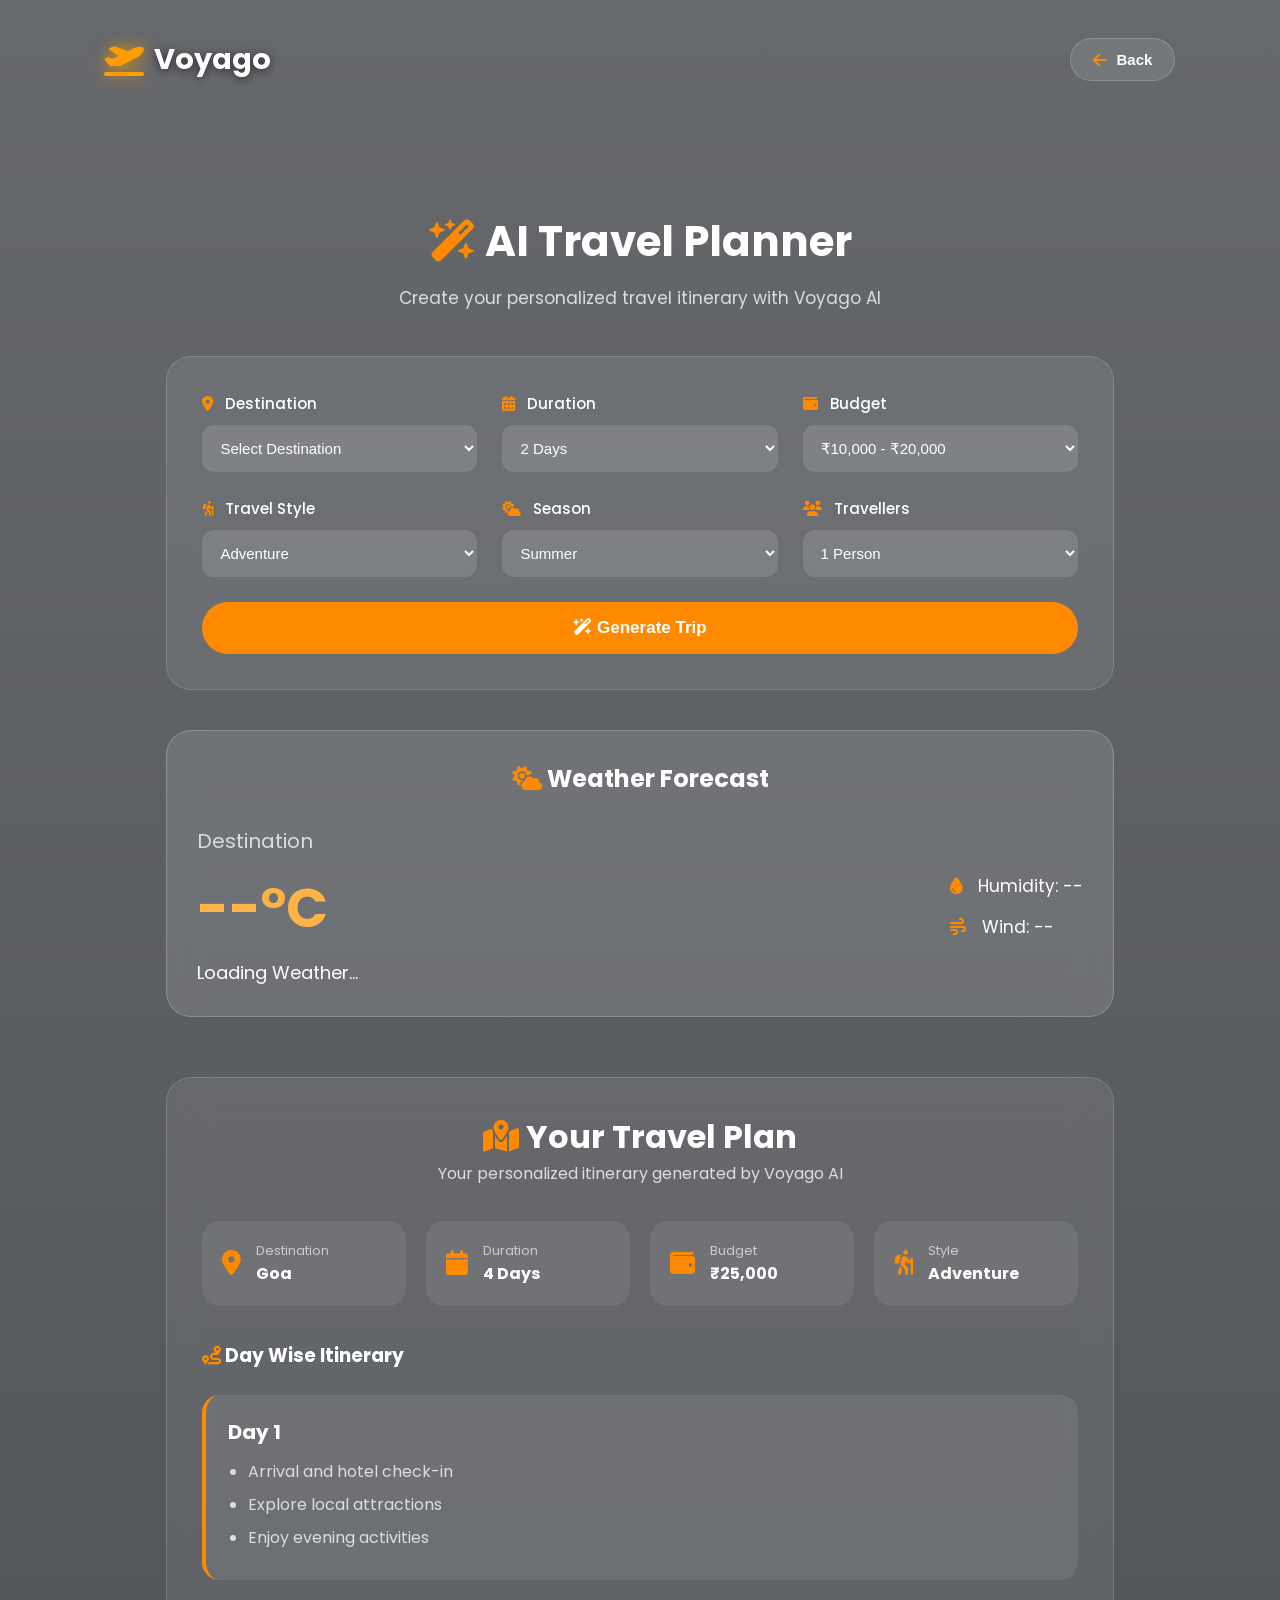
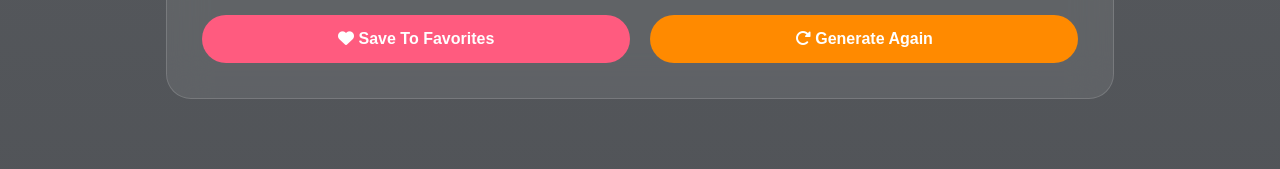
<file: frontend/generate.html>
<!DOCTYPE html>
<html lang="en">

<head>

    <meta charset="UTF-8">
    <meta name="viewport" content="width=device-width, initial-scale=1.0">

    <title>AI Travel Planner | Voyago</title>

    <link rel="stylesheet" href="style.css">

    <!-- Google Font -->
    <link rel="preconnect" href="https://fonts.googleapis.com">
    <link rel="preconnect" href="https://fonts.gstatic.com" crossorigin>

    <link href="https://fonts.googleapis.com/css2?family=Poppins:wght@300;400;500;600;700&display=swap"
        rel="stylesheet">

    <!-- Font Awesome -->
    <link rel="stylesheet"
        href="https://cdnjs.cloudflare.com/ajax/libs/font-awesome/6.6.0/css/all.min.css">

</head>


<body class="generate-page">


<!-- ================= NAVBAR ================= -->

<header class="header">

    <nav class="navbar profile-nav">

        <a href="index.html" class="logo">

            <i class="fa-solid fa-plane-departure"></i>

            <span>Voyago</span>

        </a>

        <button class="back-home-btn" id="backBtn">
    <i class="fa-solid fa-arrow-left"></i>
    Back
</button>

    </nav>

</header>




<!-- ================= MAIN ================= -->


<section class="generate-container">


    <div class="generate-title">

        <h1>
            <i class="fa-solid fa-wand-magic-sparkles"></i>
            AI Travel Planner
        </h1>


        <p>
            Create your personalized travel itinerary with Voyago AI
        </p>


    </div>



    <!-- ================= PLANNER FORM ================= -->


    <div class="planner-box">


        <div class="input-group">

            <label>
                <i class="fa-solid fa-location-dot"></i>
                Destination
            </label>


            <select id="destination">

                <option value="">
                    Select Destination
                </option>

                <option value="Goa">
                    Goa
                </option>

                <option value="Manali">
                    Manali
                </option>

                <option value="Jaipur">
                    Jaipur
                </option>

                <option value="Kerala">
                    Kerala
                </option>

                <option value="Dubai">
                    Dubai
                </option>

                <option value="Paris">
                    Paris
                </option>


            </select>


        </div>




        <div class="input-group">


            <label>

                <i class="fa-solid fa-calendar-days"></i>

                Duration

            </label>


            <select id="duration">


                <option value="2 Days">
                    2 Days
                </option>


                <option value="4 Days">
                    4 Days
                </option>


                <option value="7 Days">
                    7 Days
                </option>


                <option value="10 Days">
                    10 Days
                </option>


            </select>


        </div>





        <div class="input-group">


            <label>

                <i class="fa-solid fa-wallet"></i>

                Budget

            </label>


            <select id="budget">


                <option value="₹10,000 - ₹20,000">
                    ₹10,000 - ₹20,000
                </option>


                <option value="₹20,000 - ₹50,000">
                    ₹20,000 - ₹50,000
                </option>


                <option value="₹50,000+">
                    ₹50,000+
                </option>


            </select>


        </div>





        <div class="input-group">


            <label>

                <i class="fa-solid fa-person-hiking"></i>

                Travel Style

            </label>


            <select id="style">


                <option value="Adventure">
                    Adventure
                </option>


                <option value="Luxury">
                    Luxury
                </option>


                <option value="Family">
                    Family
                </option>


                <option value="Solo">
                    Solo
                </option>


                <option value="Backpacking">
                    Backpacking
                </option>


            </select>


        </div>





        <div class="input-group">


            <label>

                <i class="fa-solid fa-cloud-sun"></i>

                Season

            </label>


            <select id="season">


                <option value="Summer">
                    Summer
                </option>


                <option value="Winter">
                    Winter
                </option>


                <option value="Monsoon">
                    Monsoon
                </option>


                <option value="Spring">
                    Spring
                </option>


            </select>


        </div>




        <div class="input-group">


            <label>

                <i class="fa-solid fa-users"></i>

                Travellers

            </label>


            <select id="travellers">


                <option value="1">
                    1 Person
                </option>


                <option value="2">
                    2 People
                </option>


                <option value="4">
                    4 People
                </option>


                <option value="6">
                    6 People
                </option>


            </select>


        </div>



        <button class="generate-btn" id="generateBtn">


            <i class="fa-solid fa-wand-magic-sparkles"></i>

            Generate Trip


        </button>



    </div>

    <!-- =========================
        WEATHER SECTION
========================= -->

<div class="weather-box" id="weatherBox">


    <h2>
        <i class="fa-solid fa-cloud-sun"></i>
        Weather Forecast
    </h2>


    <div class="weather-content">


        <div>
            <p class="weather-city" id="weatherCity">
                Destination
            </p>


            <h1 id="temperature">
                --°C
            </h1>


            <p id="weatherCondition">
                Loading weather...
            </p>

        </div>




        <div class="weather-details">


            <p>
                <i class="fa-solid fa-droplet"></i>
                Humidity:
                <span id="humidity">
                    --
                </span>
            </p>



            <p>
                <i class="fa-solid fa-wind"></i>
                Wind:
                <span id="wind">
                    --
                </span>
            </p>



        </div>


    </div>


</div>

        <!-- ================= GENERATED ITINERARY ================= -->

    <section class="itinerary-section" id="itinerarySection">


        <div class="itinerary-header">


            <h2>

                <i class="fa-solid fa-map-location-dot"></i>

                Your Travel Plan

            </h2>


            <p>

                Your personalized itinerary generated by Voyago AI

            </p>


        </div>





        <!-- Trip Summary Card -->


        <div class="trip-summary">


            <div class="summary-item">

                <i class="fa-solid fa-location-dot"></i>

                <div>

                    <span>Destination</span>

                    <strong id="tripDestination">
                        Goa
                    </strong>

                </div>

            </div>





            <div class="summary-item">

                <i class="fa-solid fa-calendar"></i>

                <div>

                    <span>Duration</span>

                    <strong id="tripDuration">
                        4 Days
                    </strong>

                </div>

            </div>





            <div class="summary-item">

                <i class="fa-solid fa-wallet"></i>

                <div>

                    <span>Budget</span>

                    <strong id="tripBudget">
                        ₹25,000
                    </strong>

                </div>

            </div>





            <div class="summary-item">

                <i class="fa-solid fa-person-hiking"></i>

                <div>

                    <span>Style</span>

                    <strong id="tripStyle">
                        Adventure
                    </strong>

                </div>

            </div>



        </div>







        <!-- Day Wise Itinerary -->


        <div class="day-plan">


            <h3>

                <i class="fa-solid fa-route"></i>

                Day Wise Itinerary

            </h3>



            <div id="dayContainer">


                <!-- Javascript will add days here -->


                <div class="day-card">


                    <h4>
                        Day 1
                    </h4>


                    <ul>

                        <li>
                            Arrival and hotel check-in
                        </li>

                        <li>
                            Explore local attractions
                        </li>

                        <li>
                            Enjoy evening activities
                        </li>

                    </ul>


                </div>



            </div>



        </div>







        <!-- Action Buttons -->


        <div class="trip-actions">


            <button class="save-trip-btn" id="saveTripBtn">


                <i class="fa-solid fa-heart"></i>

                Save To Favorites


            </button>





            <button class="again-btn" id="againBtn">


                <i class="fa-solid fa-rotate-right"></i>

                Generate Again


            </button>



        </div>



    </section>






</section>





<!-- ================= JAVASCRIPT ================= -->


<script>

// ===============================
// ELEMENTS
// ===============================

const generateBtn = document.getElementById("generateBtn");

const saveTripBtn = document.getElementById("saveTripBtn");

const againBtn = document.getElementById("againBtn");



let currentTrip = null;



// ===============================
// GENERATE TRIP
// ===============================


generateBtn.addEventListener("click", function(){


    const destination =
    document.getElementById("destination").value;


    const duration =
    document.getElementById("duration").value;


    const budget =
    document.getElementById("budget").value;


    const style =
    document.getElementById("style").value;


    const season =
    document.getElementById("season").value;


    const travellers =
    document.getElementById("travellers").value;



    if(destination === ""){

        alert("Please select a destination");
        return;

    }



    currentTrip = {


        id: Date.now(),

        destination: destination,

        days: duration,

        budget: budget,

        style: style,

        season: season,

        travellers: travellers,


        itinerary: generateItinerary(destination,style)

    };


// ===============================
// SAVE TO MY TRIPS HISTORY
// ===============================
const currentUser = JSON.parse(localStorage.getItem("loggedInUser"));

if (!currentUser) {
    alert("Please login first.");
    window.location.href = "login.html";
    return;
}

const tripKey = `generatedTrips_${currentUser.email}`;

let generatedTrips =
JSON.parse(localStorage.getItem(tripKey)) || [];

generatedTrips.push(currentTrip);

localStorage.setItem(
    tripKey,
    JSON.stringify(generatedTrips)
);

displayTrip(currentTrip);

// Update weather immediately
getWeather(destination);


});




// ===============================
// ITINERARY GENERATOR
// ===============================


function generateItinerary(destination,style){


    return [

        "Day 1 - Arrival at " + destination + " and explore nearby attractions",

        "Day 2 - Enjoy famous places and local experiences",

        "Day 3 - Adventure activities based on " + style + " travel style",

        "Day 4 - Shopping, food exploration and departure"

    ];


}





// ===============================
// DISPLAY TRIP
// ===============================


function displayTrip(trip){


    document.getElementById("tripDestination").textContent =
    trip.destination;


    document.getElementById("tripDuration").textContent =
    trip.days;


    document.getElementById("tripBudget").textContent =
    trip.budget;


    document.getElementById("tripStyle").textContent =
    trip.style;



    const container =
    document.getElementById("dayContainer");


    container.innerHTML = "";



    trip.itinerary.forEach((day,index)=>{


        const card = document.createElement("div");


        card.className="day-card";


        card.innerHTML = `

            <h4>
                Day ${index+1}
            </h4>

            <ul>

                <li>
                    ${day}
                </li>

            </ul>

        `;


        container.appendChild(card);



    });



    document.getElementById("itinerarySection")
    .scrollIntoView({

        behavior:"smooth"

    });



}





// ===============================
// SAVE TO FAVORITES
// ===============================
// ===============================
// SAVE TO FAVORITES
// ===============================

saveTripBtn.addEventListener("click", function () {

    if (!currentTrip) {

        alert("Generate a trip first!");
        return;

    }

    const currentUser = JSON.parse(localStorage.getItem("loggedInUser"));

    if (!currentUser) {

        alert("Please login first.");
        window.location.href = "login.html";
        return;

    }

    const favoriteKey = `favorites_${currentUser.email}`;

    let favorites =
        JSON.parse(localStorage.getItem(favoriteKey)) || [];

    const alreadySaved =
        favorites.some(item =>
            item.destination === currentTrip.destination &&
            item.days === currentTrip.days
        );

    if (alreadySaved) {

        alert("This trip is already saved!");
        return;

    }

    favorites.push(currentTrip);

    localStorage.setItem(
        favoriteKey,
        JSON.stringify(favorites)
    );

    alert("❤️ Trip saved to Favorites!");

});

// ===============================
// GENERATE AGAIN
// ===============================


againBtn.addEventListener("click",function(){


    window.scrollTo({

        top:0,

        behavior:"smooth"

    });


});

const backBtn = document.getElementById("backBtn");

if(backBtn){

    backBtn.addEventListener("click",()=>{

        if(history.length > 1){

            history.back();

        }else{

            window.location.href = "index.html";

        }

    });

}


</script>

<script src="weather.js"></script>

</body>

</html>
</file>
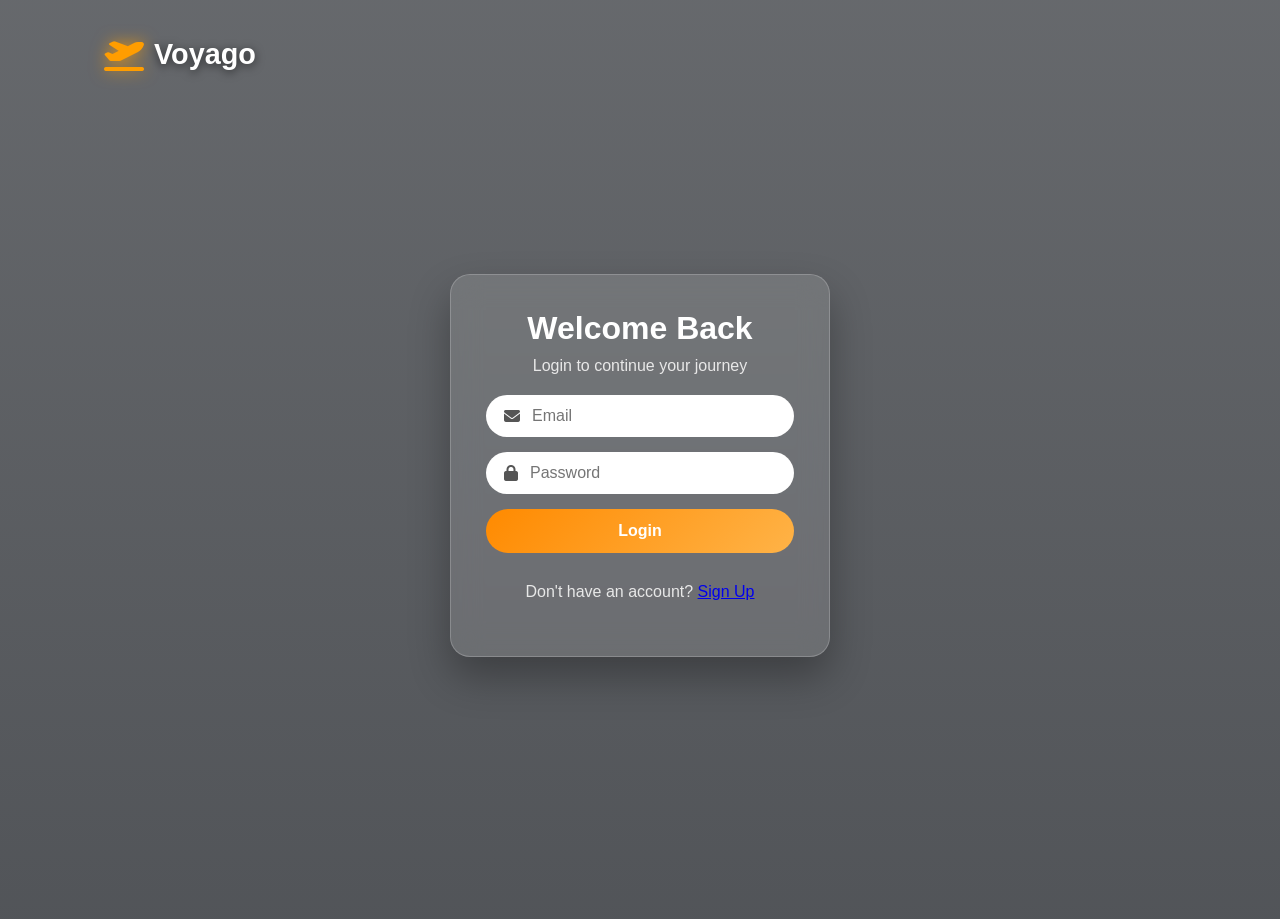
<file: frontend/login.html>
<!DOCTYPE html>
<html lang="en">

<head>
    <meta charset="UTF-8">
    <meta name="viewport" content="width=device-width, initial-scale=1.0">
    <title>Login - Voyago</title>

    <link rel="stylesheet" href="style.css">

    <link rel="stylesheet" href="https://cdnjs.cloudflare.com/ajax/libs/font-awesome/6.5.0/css/all.min.css">

</head>


<body>


    <!-- NAVBAR ONLY LOGO -->

    <nav class="navbar profile-nav">

        <a href="index.html" class="logo">

            <i class="fa-solid fa-plane-departure"></i>

            <span>Voyago</span>

        </a>

    </nav>



    <!-- LOGIN BOX -->

    <section class="auth-section">


        <div class="auth-box">


            <h2>Welcome Back</h2>

            <p>Login to continue your journey</p>



            <form id="loginForm">


                <div class="input-box">

                    <i class="fa-solid fa-envelope"></i>

                   <input 
    type="email" 
    id="loginEmail"
    placeholder="Email" 
    required>

                </div>



                <div class="input-box">

                    <i class="fa-solid fa-lock"></i>

                   <input 
    type="password" 
    id="loginPassword"
    placeholder="Password" 
    required>

                </div>



                <button class="auth-submit">

                    Login

                </button>



                <p>
                    Don't have an account?
                    <a href="signup.html">Sign Up</a>
                </p>


            </form>


        </div>


    </section>

<script src="script.js"></script>
</body>

</html>̥
</file>
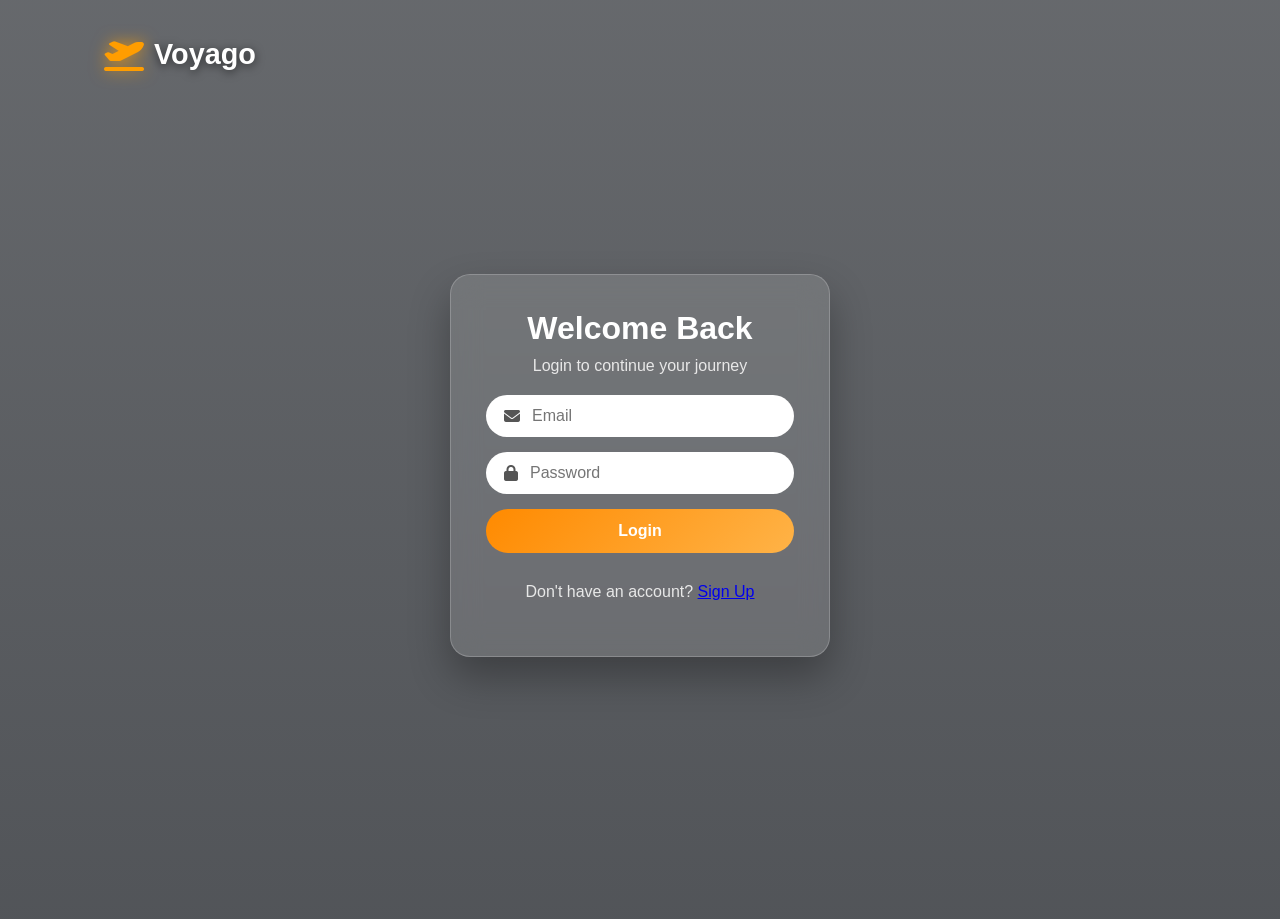
<file: frontend/myprofile.html>
<!DOCTYPE html>
<html lang="en">
<head>
    <meta charset="UTF-8">
    <meta name="viewport" content="width=device-width, initial-scale=1.0">
    <title>My Profile | Voyago</title>

    <link rel="stylesheet" href="style.css">

    <!-- Google Font -->
    <link rel="preconnect" href="https://fonts.googleapis.com">
    <link rel="preconnect" href="https://fonts.gstatic.com" crossorigin>
    <link href="https://fonts.googleapis.com/css2?family=Poppins:wght@300;400;500;600;700&display=swap" rel="stylesheet">

    <!-- Font Awesome -->
    <link rel="stylesheet"
        href="https://cdnjs.cloudflare.com/ajax/libs/font-awesome/6.6.0/css/all.min.css">
</head>

<body class="mp-page">

    <!-- Navbar -->

    <header class="header">

        <nav class="navbar profile-nav">

            <a href="index.html" class="logo">
                <i class="fa-solid fa-plane-departure"></i>
                <span>Voyago</span>
            </a>

            <button class="back-home-btn" id="backBtn">
    <i class="fa-solid fa-arrow-left"></i>
    Back
</button>

        </nav>

    </header>

    <div class="mp-container">

        <!-- Profile Card -->

        <div class="mp-profile-card">

            <div class="mp-avatar">
                <i class="fa-solid fa-user"></i>
            </div>

            <div class="mp-info">

                <h1 id="name">Loading...</h1>

                <p>
                    <i class="fa-solid fa-user"></i>
                    <span id="username">@username</span>
                </p>

                <p>
                    <i class="fa-solid fa-envelope"></i>
                    <span id="email">email@gmail.com</span>
                </p>

                <p>
                    <i class="fa-solid fa-phone"></i>
                    <span id="phone">9876543210</span>
                </p>

                <span class="mp-badge">
                    Premium Traveller
                </span>

            </div>

        </div>

        <!-- Details -->

        <div class="mp-grid">

            <div class="mp-box">

                <h2>Personal Information</h2>

                <div class="mp-detail">
                    <span>Full Name</span>
                    <strong id="fullname"></strong>
                </div>

                <div class="mp-detail">
                    <span>Email</span>
                    <strong id="email2"></strong>
                </div>

                <div class="mp-detail">
                    <span>Phone Number</span>
                    <strong id="phone2"></strong>
                </div>

                <div class="mp-detail">
                    <span>Date Joined</span>
                    <strong id="joined"></strong>
                </div>

            </div>

            <div class="mp-box">

                <h2>Travel Information</h2>

                <div class="mp-detail">
                    <span>Favourite Destination</span>
                    <strong id="destination">Not Added</strong>
                </div>

                <div class="mp-detail">
                    <span>Preferred Budget</span>
                    <strong id="budget">₹20,000 - ₹50,000</strong>
                </div>

                <div class="mp-detail">
                    <span>Travel Style</span>
                    <strong id="style">Adventure</strong>
                </div>

                <div class="mp-detail">
                    <span>Account Status</span>
                    <strong>Active</strong>
                </div>

            </div>

        </div>

        <!-- Stats -->

        <div class="mp-stats">

            <div class="mp-stat">
                <i class="fa-solid fa-route"></i>
                <h2 id="tripCount">0</h2>
                <p>Trips Generated</p>
            </div>

            <div class="mp-stat">
                <i class="fa-solid fa-heart"></i>
                <h2 id="favCount">0</h2>
                <p>Favourite Places</p>
            </div>

            <div class="mp-stat">
                <i class="fa-solid fa-bookmark"></i>
                <h2 id="saveCount">0</h2>
                <p>Saved Plans</p>
            </div>

        </div>

        <!-- Buttons -->

        <div class="mp-buttons">

            <button class="mp-btn mp-edit" onclick="editProfile()">
                <i class="fa-solid fa-pen"></i>
                Edit Profile
            </button>

            <button class="mp-btn mp-logout" onclick="logout()">
                <i class="fa-solid fa-right-from-bracket"></i>
                Logout
            </button>

        </div>

    </div>
    <!-- ==========================
     EDIT PROFILE POPUP
========================== -->

<div class="edit-popup" id="editPopup">

    <div class="edit-box">

        <h2>Edit Profile</h2>

        <label>Full Name</label>
        <input type="text" id="editName">

        <label>Email</label>
        <input type="email" id="editEmail">

        <label>Phone Number</label>
        <input type="text" id="editPhone">

        <label>Favourite Destination</label>
<input type="text" id="editDestination">

<label>Preferred Budget</label>
<select id="editBudget">
    <option value="₹5,000 - ₹20,000">₹5,000 - ₹20,000</option>
    <option value="₹20,000 - ₹50,000">₹20,000 - ₹50,000</option>
    <option value="₹50,000+">₹50,000+</option>
</select>

<label>Travel Style</label>
<select id="editStyle">
    <option value="Adventure">Adventure</option>
    <option value="Family">Family</option>
    <option value="Luxury">Luxury</option>
    <option value="Solo">Solo</option>
    <option value="Honeymoon">Honeymoon</option>
    <option value="Backpacking">Backpacking</option>
</select>

        <div class="edit-buttons">

            <button class="save-btn" onclick="saveProfile()">
                Save Changes
            </button>

            <button class="cancel-btn" onclick="closeEditPopup()">
                Cancel
            </button>

        </div>

    </div>

</div>

  <script>

// ======================================
// MY PROFILE
// ======================================

// Check if user is logged in
const user = JSON.parse(localStorage.getItem("loggedInUser"));

if (!user) {
    alert("Please login first.");
    window.location.href = "login.html";
} else {

    // ===========================
    // PROFILE DETAILS
    // ===========================

    document.getElementById("name").textContent = user.name || "User";

    document.getElementById("fullname").textContent = user.name || "-";

    document.getElementById("username").textContent =
        "@" + (user.name || "user")
        .toLowerCase()
        .replace(/\s+/g, "");

    document.getElementById("email").textContent = user.email || "-";
    document.getElementById("email2").textContent = user.email || "-";

    document.getElementById("phone").textContent = user.phone || "-";
    document.getElementById("phone2").textContent = user.phone || "-";

    document.getElementById("joined").textContent = "Recently";

    // ===========================
    // STATS
    // ===========================

   const generatedTrips =
JSON.parse(
localStorage.getItem(`generatedTrips_${user.email}`)
) || [];

    document.getElementById("tripCount").textContent =
        generatedTrips.length;

   const favorites =
JSON.parse(
localStorage.getItem(`favorites_${user.email}`)
) || [];

    document.getElementById("favCount").textContent =
        favorites.length;

   const savedPlans = favorites;

    document.getElementById("saveCount").textContent =
        savedPlans.length;

}

// ======================================
// LOGOUT
// ======================================

function logout() {

localStorage.removeItem("loggedInUser");

    alert("Logged out successfully!");

    window.location.href = "index.html";

}
function editProfile() {

    document.getElementById("editName").value = user.name || "";
    document.getElementById("editEmail").value = user.email || "";
    document.getElementById("editPhone").value = user.phone || "";
    document.getElementById("editDestination").value = user.destination || "";
document.getElementById("editBudget").value = user.budget || "₹20,000 - ₹50,000";
document.getElementById("editStyle").value = user.style || "Adventure";

    document.getElementById("editPopup").classList.add("active");

}
function closeEditPopup() {

    document.getElementById("editPopup").classList.remove("active");

}

function saveProfile() {

    user.name = document.getElementById("editName").value.trim();
    user.email = document.getElementById("editEmail").value.trim();
    user.phone = document.getElementById("editPhone").value.trim();
    user.destination = document.getElementById("editDestination").value;
user.budget = document.getElementById("editBudget").value;
user.style = document.getElementById("editStyle").value;

localStorage.setItem("loggedInUser", JSON.stringify(user));

    document.getElementById("name").textContent = user.name;
    document.getElementById("fullname").textContent = user.name;
    document.getElementById("username").textContent =
        "@" + user.name.toLowerCase().replace(/\s+/g, "");

    document.getElementById("email").textContent = user.email;
    document.getElementById("email2").textContent = user.email;

    document.getElementById("phone").textContent = user.phone;
    document.getElementById("phone2").textContent = user.phone;
    
    document.getElementById("destination").textContent =
    user.destination || "Not Added";

document.getElementById("budget").textContent = user.budget;

document.getElementById("style").textContent = user.style;

    closeEditPopup();

    alert("Profile updated successfully!");

}

const backBtn = document.getElementById("backBtn");

if(backBtn){

    backBtn.addEventListener("click",()=>{

        if(history.length > 1){

            history.back();

        }else{

            window.location.href = "index.html";

        }

    });

}

</script>
</body>
</html>
</file>
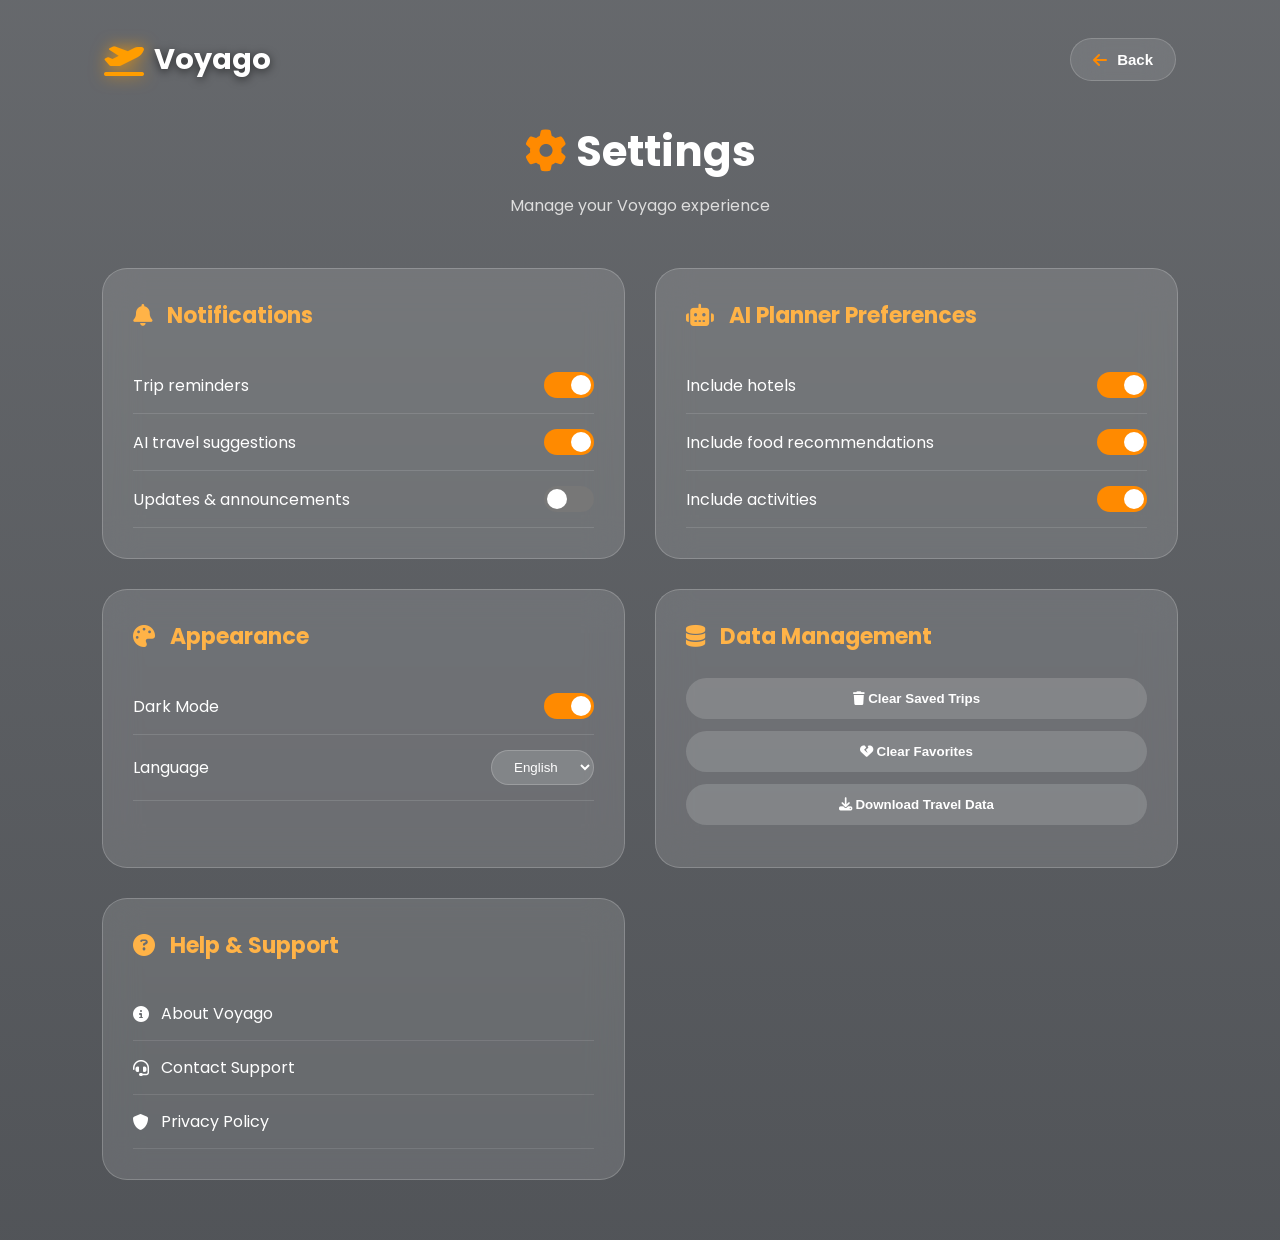
<file: frontend/settings.html>
<!DOCTYPE html>
<html lang="en">

<head>

<meta charset="UTF-8">
<meta name="viewport" content="width=device-width, initial-scale=1.0">

<title>Settings | Voyago</title>

<link rel="stylesheet" href="style.css">

<link rel="stylesheet"
href="https://cdnjs.cloudflare.com/ajax/libs/font-awesome/6.6.0/css/all.min.css">

<link href="https://fonts.googleapis.com/css2?family=Poppins:wght@300;400;500;600;700&display=swap"
rel="stylesheet">

</head>


<body class="settings-page">


<!-- NAVBAR -->

<header class="header">

<nav class="navbar profile-nav">


<a href="index.html" class="logo">

<i class="fa-solid fa-plane-departure"></i>

<span>Voyago</span>

</a>

<button class="back-home-btn" id="backBtn">
    <i class="fa-solid fa-arrow-left"></i>
    Back
</button>

</nav>

</header>




<!-- SETTINGS -->

<section class="settings-container">



<div class="settings-title">

<h1>
<i class="fa-solid fa-gear"></i>
Settings
</h1>

<p>
Manage your Voyago experience
</p>

</div>






<div class="settings-grid">



<!-- Notifications -->

<div class="settings-card">


<h2>
<i class="fa-solid fa-bell"></i>
Notifications
</h2>


<div class="settings-row">

<span>
Trip reminders
</span>


<label class="toggle">

<input type="checkbox" checked>

<span></span>

</label>

</div>



<div class="settings-row">

<span>
AI travel suggestions
</span>


<label class="toggle">

<input type="checkbox" checked>

<span></span>

</label>

</div>



<div class="settings-row">

<span>
Updates & announcements
</span>


<label class="toggle">

<input type="checkbox">

<span></span>

</label>

</div>



</div>









<!-- AI Preferences -->

<div class="settings-card">


<h2>
<i class="fa-solid fa-robot"></i>
AI Planner Preferences
</h2>



<div class="settings-row">

<span>
Include hotels
</span>


<label class="toggle">

<input type="checkbox" checked>

<span></span>

</label>

</div>




<div class="settings-row">

<span>
Include food recommendations
</span>


<label class="toggle">

<input type="checkbox" checked>

<span></span>

</label>

</div>




<div class="settings-row">

<span>
Include activities
</span>


<label class="toggle">

<input type="checkbox" checked>

<span></span>

</label>

</div>



</div>









<!-- Appearance -->

<div class="settings-card">


<h2>
<i class="fa-solid fa-palette"></i>
Appearance
</h2>



<div class="settings-row">

<span>
Dark Mode
</span>


<label class="toggle">

<input type="checkbox" checked>

<span></span>

</label>


</div>



<div class="settings-row">

<span>
Language
</span>


<select>

<option>English</option>

<option>Hindi</option>

<option>Marathi</option>

</select>


</div>



</div>









<!-- Data Management -->

<div class="settings-card">


<h2>
<i class="fa-solid fa-database"></i>
Data Management
</h2>



<button class="setting-action">
<i class="fa-solid fa-trash"></i>
Clear Saved Trips
</button>



<button class="setting-action">
<i class="fa-solid fa-heart-crack"></i>
Clear Favorites
</button>



<button class="setting-action">
<i class="fa-solid fa-download"></i>
Download Travel Data
</button>



</div>









<!-- Help -->

<div class="settings-card">


<h2>
<i class="fa-solid fa-circle-question"></i>
Help & Support
</h2>



<a href="#" class="support-link">

<i class="fa-solid fa-circle-info"></i>
About Voyago

</a>



<a href="#" class="support-link">

<i class="fa-solid fa-headset"></i>
Contact Support

</a>



<a href="#" class="support-link">

<i class="fa-solid fa-shield"></i>
Privacy Policy

</a>



</div>



</div>


</section>

<script>
    // =====================================
// VOYAGO SETTINGS JAVASCRIPT
// =====================================


// Get all toggle switches

const toggles = document.querySelectorAll(".toggle input");



// Load saved settings

let savedSettings = JSON.parse(
    localStorage.getItem("voyagoSettings")
) || {};



toggles.forEach((toggle, index) => {


    // restore previous values

    if(savedSettings[index] !== undefined){

        toggle.checked = savedSettings[index];

    }



    // save when changed

    toggle.addEventListener("change", function(){


        savedSettings[index] = this.checked;


        localStorage.setItem(
            "voyagoSettings",
            JSON.stringify(savedSettings)
        );


    });


});





// =====================================
// LANGUAGE SAVE
// =====================================


const languageSelect = document.querySelector(
    ".settings-row select"
);


if(languageSelect){


    let savedLanguage =
    localStorage.getItem("voyagoLanguage");


    if(savedLanguage){

        languageSelect.value = savedLanguage;

    }



    languageSelect.addEventListener(
        "change",
        function(){


            localStorage.setItem(
                "voyagoLanguage",
                this.value
            );


        }
    );

}







// =====================================
// CLEAR SAVED TRIPS
// =====================================


const clearTripsBtn =
document.querySelectorAll(".setting-action")[0];


if(clearTripsBtn){


    clearTripsBtn.addEventListener(
        "click",
        function(){


            localStorage.removeItem("myTrips");


            alert(
                "Saved trips cleared successfully!"
            );


        }
    );

}







// =====================================
// CLEAR FAVORITES
// =====================================


const clearFavBtn =
document.querySelectorAll(".setting-action")[1];



if(clearFavBtn){


    clearFavBtn.addEventListener(
        "click",
        function(){


            localStorage.removeItem("favorites");


            alert(
                "Favorites cleared successfully!"
            );


        }
    );

}








// =====================================
// DOWNLOAD USER DATA
// =====================================


const downloadBtn =
document.querySelectorAll(".setting-action")[2];



if(downloadBtn){


    downloadBtn.addEventListener(
        "click",
        function(){


            const data = {


                profile:
                JSON.parse(
                    localStorage.getItem("loggedInUser")
                ),



                trips:
                JSON.parse(
                    localStorage.getItem("myTrips")
                ) || [],



                favorites:
                JSON.parse(
                    localStorage.getItem("favorites")
                ) || [],



                settings:
                JSON.parse(
                    localStorage.getItem("voyagoSettings")
                ) || {}

            };




            const file = new Blob(
                [
                    JSON.stringify(
                        data,
                        null,
                        2
                    )
                ],
                {
                    type:"application/json"
                }
            );



            const link =
            document.createElement("a");


            link.href =
            URL.createObjectURL(file);


            link.download =
            "voyago-data.json";


            link.click();


        }
    );

}

const backBtn = document.getElementById("backBtn");

if(backBtn){

    backBtn.addEventListener("click",()=>{

        if(history.length > 1){

            history.back();

        }else{

            window.location.href = "index.html";

        }

    });

}

</script>

</body>

</html>
</file>
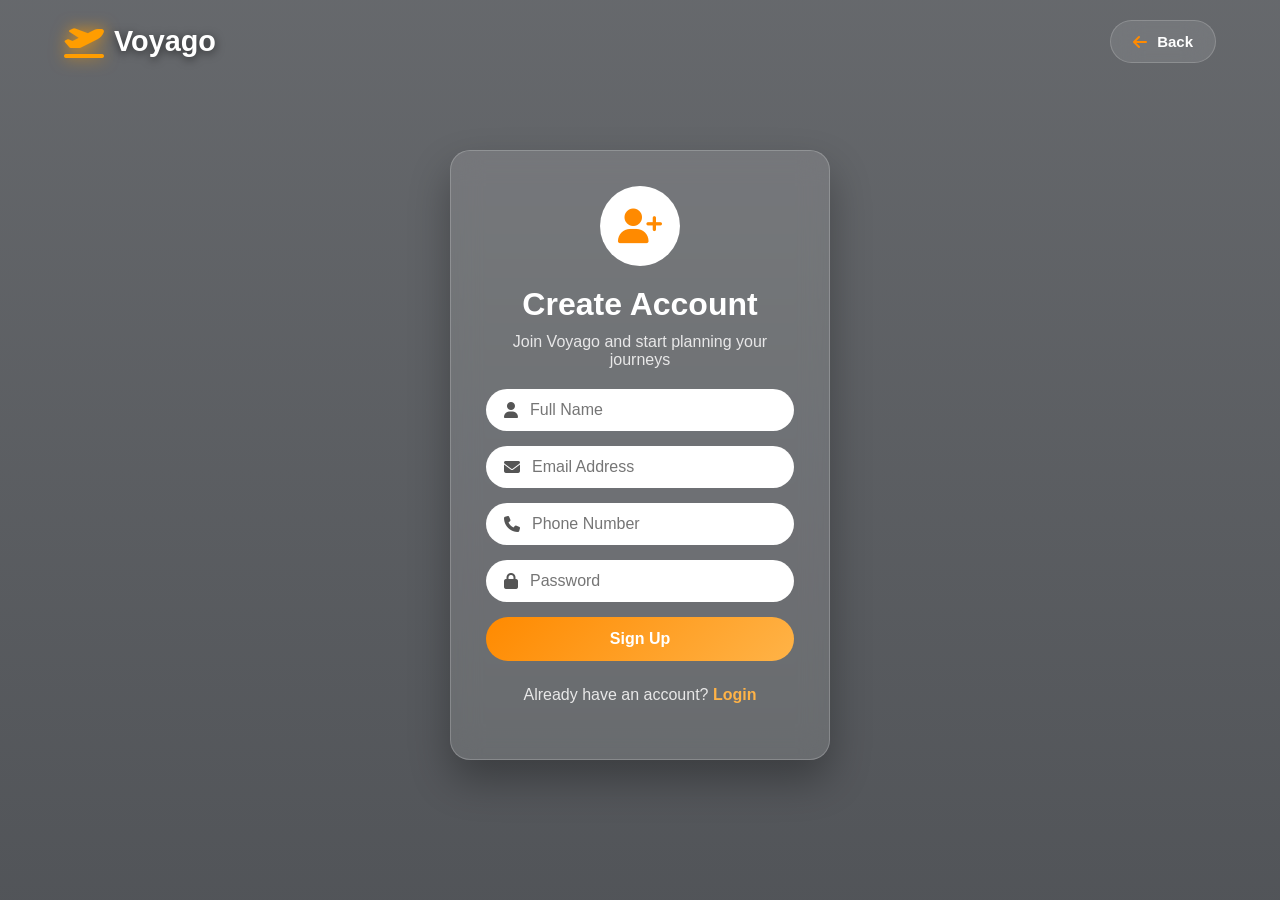
<file: frontend/signup.html>
<!DOCTYPE html>
<html lang="en">

<head>
    <meta charset="UTF-8">
    <meta name="viewport" content="width=device-width, initial-scale=1.0">

    <title>Sign Up - Voyago</title>

    <link rel="stylesheet" href="style.css">

    <!-- Font Awesome -->
    <link rel="stylesheet" 
    href="https://cdnjs.cloudflare.com/ajax/libs/font-awesome/6.5.0/css/all.min.css">

</head>


<body>


<!-- Navbar Logo Only -->

<nav class="profile-nav">

    <a href="index.html" class="logo">
        <i class="fa-solid fa-plane-departure"></i>
        <span>Voyago</span>
    </a>

    <button class="back-home-btn" id="backBtn">
    <i class="fa-solid fa-arrow-left"></i>
    Back
</button>

</nav>



<!-- Signup Section -->

<section class="signup-section">


    <div class="signup-box">


        <div class="signup-icon">

            <i class="fa-solid fa-user-plus"></i>

        </div>



        <h2>Create Account</h2>

        <p>
            Join Voyago and start planning your journeys
        </p>



        <form id="signupForm">


            <div class="signup-input">

                <i class="fa-solid fa-user"></i>

                <input 
                type="text" 
                id="name"
                placeholder="Full Name"
                required>

            </div>



            <div class="signup-input">

                <i class="fa-solid fa-envelope"></i>

                <input 
                type="email"
                id="email"
                placeholder="Email Address"
                required>

            </div>



            <div class="signup-input">

                <i class="fa-solid fa-phone"></i>

                <input 
                type="tel"
                id="phone"
                placeholder="Phone Number"
                required>

            </div>



            <div class="signup-input">

                <i class="fa-solid fa-lock"></i>

                <input 
                type="password"
                id="password"
                placeholder="Password"
                required>

            </div>



            <button type="submit" class="signup-submit">

                Sign Up

            </button>



        </form>



        <p class="signup-switch">

            Already have an account?

            <a href="login.html">
                Login
            </a>

        </p>



    </div>


</section>

<script src="script.js"></script>
<script>
    const backBtn = document.getElementById("backBtn");

if(backBtn){

    backBtn.addEventListener("click",()=>{

        if(history.length > 1){

            history.back();

        }else{

            window.location.href = "index.html";

        }

    });

}

</script>

</body>

</html>
</file>
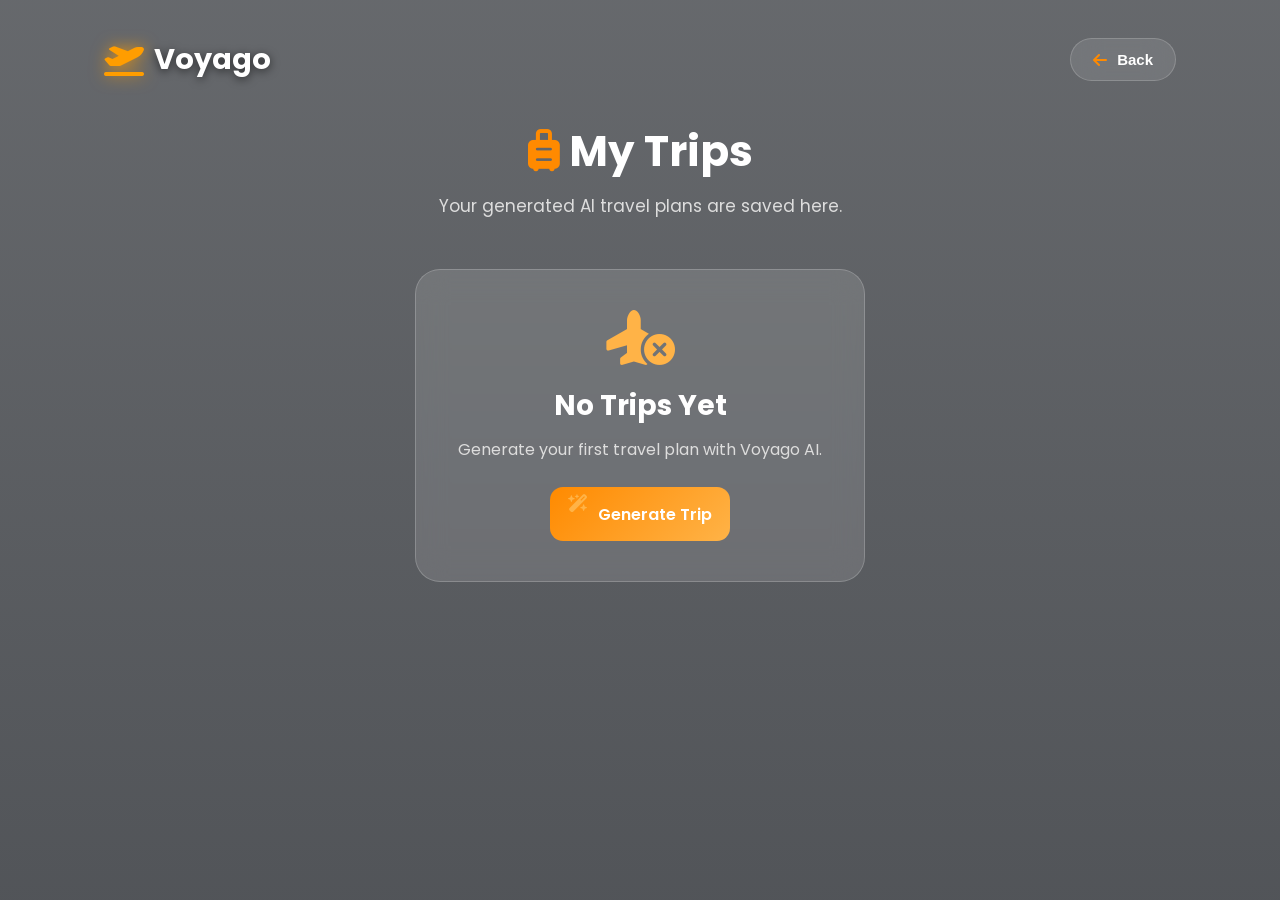
<file: frontend/trips.html>
<!DOCTYPE html>
<html lang="en">

<head>

    <meta charset="UTF-8">
    <meta name="viewport" content="width=device-width, initial-scale=1.0">

    <title>My Trips | Voyago</title>


    <link rel="stylesheet" href="style.css">


    <!-- Google Font -->

    <link rel="preconnect" href="https://fonts.googleapis.com">

    <link rel="preconnect" href="https://fonts.gstatic.com" crossorigin>

    <link href="https://fonts.googleapis.com/css2?family=Poppins:wght@300;400;500;600;700&display=swap"
        rel="stylesheet">


    <!-- Font Awesome -->

    <link rel="stylesheet"
        href="https://cdnjs.cloudflare.com/ajax/libs/font-awesome/6.6.0/css/all.min.css">


</head>



<body class="mytrip-page">



<!-- ================= NAVBAR ================= -->


<header class="header">


    <nav class="navbar profile-nav">


        <a href="index.html" class="logo">

            <i class="fa-solid fa-plane-departure"></i>

            <span>Voyago</span>

        </a>

        <button class="back-home-btn" id="backBtn">
    <i class="fa-solid fa-arrow-left"></i>
    Back
</button>

    </nav>


</header>







<!-- ================= MAIN ================= -->


<section class="mytrip-container">





    <!-- TITLE -->


    <div class="mytrip-title">


        <h1>

            <i class="fa-solid fa-suitcase-rolling"></i>

            My Trips

        </h1>


        <p>

            Your generated AI travel plans are saved here.

        </p>


    </div>








    <!-- EMPTY MESSAGE -->


    <div class="trip-empty" id="tripEmpty">


        <i class="fa-solid fa-plane-circle-xmark"></i>


        <h2>

            No Trips Yet

        </h2>


        <p>

            Generate your first travel plan with Voyago AI.

        </p>



        <a href="generate.html" class="trip-btn">


            <i class="fa-solid fa-wand-magic-sparkles"></i>

            Generate Trip


        </a>


    </div>







    <!-- TRIP CARDS -->


    <div class="mytrip-grid" id="myTripGrid">


        <!-- Javascript will add trips here -->


    </div>






</section>









<!-- ================= VIEW TRIP MODAL ================= -->


<div class="trip-modal" id="tripModal">



    <div class="trip-modal-box">



        <button class="close-trip" onclick="closeTripModal()">


            <i class="fa-solid fa-xmark"></i>


        </button>





        <h2 id="tripName">

            Destination

        </h2>






        <div class="trip-info" id="tripInfo">


            <!-- Trip details -->


        </div>





        <h3>

            <i class="fa-solid fa-route"></i>

            Itinerary

        </h3>




        <ul id="tripDays">


            <!-- Days added by JS -->


        </ul>






    </div>



</div>









<!-- JAVASCRIPT -->
<script>
const backBtn = document.getElementById("backBtn");

if(backBtn){

    backBtn.addEventListener("click",()=>{

        if(history.length > 1){

            history.back();

        }else{

            window.location.href = "index.html";

        }

    });

}
</script>


</body>

</html>
</file>
<file: frontend/style.css>
:root{
  --bg:#0f1720;
  --surface:rgba(255,255,255,.12);
  --border:rgba(255,255,255,.2);
  --text:#fff;
  --muted:#e8e8e8;
  --accent:#ff8a00;
  --accent2:#ffb347;
  --radius:20px;
  --shadow:0 20px 40px rgba(0,0,0,.25);
  --transition:.35s ease;
}
*{margin:0;padding:0;box-sizing:border-box}

html{scroll-behavior:smooth}

body{
font-family:Poppins,sans-serif;
color:var(--text);
background:
linear-gradient(rgba(8,12,18,.62),rgba(8,12,18,.7)),
url('https://images.unsplash.com/photo-1507525428034-b723cf961d3e?auto=format&fit=crop&w=1800&q=80')
center/cover fixed;
}

section{padding:90px 8%}

.glass{
background:var(--surface);
backdrop-filter:blur(14px);
-webkit-backdrop-filter:blur(14px);
border:1px solid var(--border);
border-radius:var(--radius);
box-shadow:var(--shadow);
}

.glass-card{
    width:270px;
    padding:20px;

    display:flex;
    align-items:center;
    gap:18px;

    background:rgba(255,255,255,.10);
    backdrop-filter:blur(20px);

    border:1px solid rgba(255,255,255,.15);

    border-radius:20px;

    box-shadow:0 20px 35px rgba(0,0,0,.25);

    transition:.4s;
}

.glass-card:hover{
    transform:translateY(-8px);
}

.glass-card .icon{
    width:55px;
    height:55px;

    border-radius:50%;

    display:flex;
    justify-content:center;
    align-items:center;

    background:linear-gradient(135deg,#ff8a00,#ffb347);

    color:white;
    font-size:20px;
}

.glass-card h3{
    margin:0;
    font-size:1.6rem;
}

.glass-card p{
    margin-top:5px;
    color:#ddd;
    font-size:.95rem;
}
.navbar{
    position:fixed;
    top:20px;
    left:50%;
    transform:translateX(-50%);
    width:90%;
    max-width:1300px;
    z-index:1000;

    display:flex;
    justify-content:space-between;
    align-items:center;

    padding:18px 40px;

    background:rgba(255,255,255,.08);
    backdrop-filter:blur(18px);
    -webkit-backdrop-filter:blur(18px);

    border:1px solid rgba(255,255,255,.15);
    border-radius:18px;

    transition:.35s;
}

.navbar.scrolled{
    background:rgba(10,20,35,.9);
    box-shadow:0 10px 30px rgba(0,0,0,.35);
}

/* Logo Styling */

.logo {
    display: flex;
    align-items: center;
    gap: 10px;

    font-size: 1.7rem;
    font-weight: 800;

    text-decoration: none;
    color: white;
}


.logo i {
    color: #ff9d00;   /* airplane icon color */
    font-size: 2rem;

    filter: drop-shadow(0 0 8px rgba(255,157,0,0.8));
}


.logo span {
    color: white;
    text-shadow: 0 2px 10px rgba(0,0,0,0.6);
}


/* Hover effect */

.logo:hover i {
    transform: translateY(-3px) rotate(-10deg);
    transition: 0.3s ease;
}

.logo:hover span {
    color: #ffb347;
    transition: 0.3s ease;
}
.nav-links{
    display:flex;gap:28px;list-style:none}

.nav-links a{
    text-decoration:none;color:#fff}

.btn{
display:inline-block;padding:14px 28px;border-radius:999px;
background:linear-gradient(135deg,var(--accent),var(--accent2));
color:#fff;text-decoration:none;font-weight:600;
transition:var(--transition)}

.btn:hover{
    transform:translateY(-3px);box-shadow:0 12px 28px rgba(255,138,0,.35)}

.hero{
    min-height:100vh;
    display:flex;
    align-items:center;
    padding:120px 8% 80px;
    position:relative;
}

.hero-container{
    width:100%;
    display:grid;
    grid-template-columns:1.2fr 0.8fr;
    gap:70px;
    align-items:center;
}

.hero-left{
    max-width:650px;
}

.hero-right{
    display:flex;
    flex-direction:column;
    gap:25px;
    align-items:flex-end;
}

.hero-tag{
    display:inline-block;
    margin-bottom:20px;
    color:#ffd89b;
    font-weight:500;
}

.hero-buttons{
    display:flex;
    gap:18px;
    margin-top:35px;
    flex-wrap:wrap;
}

.hero h1{
    font-size:4.8rem;
    line-height:1.1;
    margin-bottom:25px;
    font-weight:700;
}

.hero h1 span{
    color:var(--accent);
}

.hero p{
    max-width:600px;
    margin:24px 0;
    color:var(--muted);
    line-height:1.8;
    font-size:1.1rem;
}
.destination-grid{
    display:grid;
    grid-template-columns:repeat(auto-fit,minmax(300px,1fr));
    gap:35px;
    margin-top:50px;
}

.destination-card{
    background:rgba(255,255,255,.08);
    backdrop-filter:blur(18px);
    border:1px solid rgba(255,255,255,.15);
    border-radius:20px;
    overflow:hidden;
    box-shadow:0 20px 40px rgba(0,0,0,.25);
    transition:.4s;
}

.destination-card:hover{
    transform:translateY(-10px);
}

.destination-image{
    height:220px;
    overflow:hidden;
    position:relative;
}

.destination-image img{
    width:100%;
    height:100%;
    object-fit:cover;
    display:block;
    transition:.6s;
}

.destination-card:hover .destination-image img{
    transform:scale(1.08);
}

.destination-content{
    padding:22px;
}

.location{
    display:flex;
    justify-content:space-between;
    align-items:center;
    margin-bottom:15px;
}

.location h3{
    font-size:1.5rem;
}

.location span{
    color:#ffb347;
}

.destination-content p{
    margin:15px 0;
    line-height:1.8;
    color:#e6e6e6;
}

.destination-footer{
    display:flex;
    justify-content:space-between;
    align-items:center;
    margin-top:20px;
}

.price small{
    color:#bfbfbf;
    display:block;
}

.price h4{
    color:#ff9d2f;
    margin-top:5px;
    font-size:1.5rem;
}

.destination-btn{
    padding:12px 24px;
}

.timeline{
    display:flex;gap:24px;justify-content:space-between;flex-wrap:wrap}

.step{
    flex:1;min-width:220px;text-align:center}

.circle{
width:70px;height:70px;border-radius:50%;
margin:0 auto 16px;display:grid;place-items:center;
background:linear-gradient(135deg,var(--accent),var(--accent2));
font-size:1.4rem;font-weight:700}

.cta{text-align:center}

footer{
    text-align:center;padding:40px 8%;background:rgba(0,0,0,.35)}

.back-to-top{
position:fixed;right:20px;bottom:20px;
width:50px;height:50px;border-radius:50%;
display:grid;place-items:center;
background:linear-gradient(135deg,var(--accent),var(--accent2));
color:#fff;text-decoration:none;opacity:0;pointer-events:none;
transition:var(--transition)}

.back-to-top.show{
    opacity:1;pointer-events:auto}

.fade-up{opacity:0;transform:translateY(30px);transition:.8s}

.fade-up.visible{opacity:1;transform:none}

@keyframes float{50%{transform:translateY(-12px)}}

.float{animation:float 5s ease-in-out infinite}

@media(max-width:900px){
.hero h1{font-size:2.8rem}
.nav-links{display:none}
section{padding:80px 6%}
}

@media(max-width:600px){
.hero h1{font-size:2.2rem}
}

/* =========================
   Features Section
========================= */

.features {
    padding: 80px 8%;
    position: relative;
    color: white;
}

.section-header {
    text-align: center;
    margin-bottom: 50px;
}

.section-header h2 {
    font-size: 42px;
    font-weight: 800;
    margin-bottom: 10px;
}

.section-header p {
    font-size: 18px;
    color: rgba(255,255,255,0.8);
}


/* Feature Grid */

.features-container {
    display: grid;
    grid-template-columns: repeat(3, 1fr);
    gap: 25px;
}


/* Feature Cards */

.feature-card {
    background: rgba(255,255,255,0.12);
    border: 1px solid rgba(255,255,255,0.25);
    backdrop-filter: blur(15px);

    padding: 30px;
    border-radius: 22px;

    transition: 0.4s ease;
}


.feature-card:hover {
    transform: translateY(-10px);
    background: rgba(255,255,255,0.18);
    box-shadow: 0 15px 40px rgba(0,0,0,0.35);
}


.feature-card i {
    font-size: 35px;
    margin-bottom: 20px;
    color: #ff9d00;
}


.feature-card h3 {
    font-size: 22px;
    margin-bottom: 12px;
}


.feature-card p {
    line-height: 1.6;
    color: rgba(255,255,255,0.85);
    font-size: 15px;
}



/* =========================
   How It Works
========================= */

.how-it-works {
    padding: 80px 8%;
    color:white;
}


.steps-container {
    display:grid;
    grid-template-columns:repeat(3,1fr);
    gap:30px;
}


.step-card {

    text-align:center;

    background:rgba(255,255,255,0.12);
    border:1px solid rgba(255,255,255,0.25);

    padding:35px 25px;

    border-radius:25px;

    backdrop-filter:blur(15px);

    position:relative;

    transition:.4s ease;
}


.step-card:hover {
    transform:translateY(-10px);
}


.step-number {

    position:absolute;
    top:15px;
    right:20px;

    font-size:40px;
    font-weight:800;

    opacity:.2;
}



.step-card i {

    font-size:40px;
    color:#ff9d00;

    margin-bottom:20px;

}


.step-card h3 {

    font-size:23px;
    margin-bottom:15px;

}


.step-card p {

    color:rgba(255,255,255,.85);
    line-height:1.6;

}



/* =========================
 Responsive
========================= */

@media(max-width:900px){

    .features-container,
    .steps-container{

        grid-template-columns:1fr 1fr;

    }

}


@media(max-width:600px){

    .features-container,
    .steps-container{

        grid-template-columns:1fr;

    }


    .section-header h2{

        font-size:32px;

    }

}
.profile-link{
    display:flex;
    align-items:center;
    gap:10px;
    color:white;
    text-decoration:none;
    font-size:1rem;
    font-weight:600;
    cursor:pointer;
}

.profile-link i{
    width:42px;
    height:42px;
    display:flex;
    align-items:center;
    justify-content:center;
    border-radius:50%;
    background:rgba(255,255,255,0.15);
    color:white;
    font-size:1.4rem;
    transition:0.3s ease;
}

.profile-link span{
    transition:0.3s ease;
}

.profile-link:hover i{
    background:var(--accent);
    color:white;
}

.profile-link:hover span{
    color:var(--accent);
}

/* ========================= */
/* Profile Page */
/* ========================= */
/* NAVBAR */

.profile-nav{
    display:flex;
    justify-content:space-between;
    align-items:center;

    position:fixed;
    top:20px;
    left:50%;
    transform:translateX(-50%);
    width:90%;
    z-index:1000;

    background:transparent;
    border:none;
    box-shadow:none;
    backdrop-filter:none;
}


/* LOGO */

.logo{

    display:flex;
    align-items:center;
    gap:10px;

    color:white;
    text-decoration:none;

    font-size:1.8rem;
    font-weight:700;

}


.logo i{

    color:#ff9d00;
}



/* LINKS */

.nav-links{

    display:flex;
    gap:35px;

}


.nav-links a{

    color:white;
    text-decoration:none;

    font-size:1.05rem;

}


.nav-links a:hover{

    color:#ff9d00;

}

/* PROFILE PAGE */

.profile-container {
    min-height: calc(100vh - 90px);
    display: flex;
    justify-content: center;
    align-items: center;
}


.login-card {

    width: 360px;
    padding: 35px;

    background: rgba(255,255,255,0.12);
    backdrop-filter: blur(15px);

    border: 1px solid rgba(255,255,255,0.25);

    border-radius: 25px;

    text-align: center;
    color: white;

    box-shadow: 0 15px 40px rgba(0,0,0,0.3);
}


.login-icon {

    width: 80px;
    height: 80px;

    margin: auto;
    margin-bottom: 20px;

    display:flex;
    align-items:center;
    justify-content:center;

    border-radius:50%;

    background:white;
    color:#ff8a00;

    font-size:35px;
}


.login-card h2 {

    font-size:28px;
    margin-bottom:15px;

}


.login-card p {

    color:#e8e8e8;
    font-size:15px;
    line-height:1.6;
    margin-bottom:25px;

}



.login-btn,
.signup-btn {

    width:100%;
    padding:13px;

    border:none;
    border-radius:30px;

    font-size:16px;
    font-weight:600;

    cursor:pointer;

    margin-top:12px;

}


.login-btn {

    background:#ff8a00;
    color:white;
    text-decoration:none;
    display:flex;
    justify-content:center;
    align-items:center;
    gap:8px;


}


.signup-btn {

    background:white;
    color:#ff8a00;
    text-decoration:none;
    display:flex;
    justify-content:center;
    align-items:center;
    gap:8px;

}



.profile-link {

    text-decoration:none;

}


.profile-circle {

    width:42px;
    height:42px;

    border-radius:50%;

    background:white;

    display:flex;
    justify-content:center;
    align-items:center;

    color:#ff8a00;

    font-size:18px;

}

/* =========================
   Login / Signup Page
========================= */

.auth-section{
    min-height:100vh;
    display:flex;
    justify-content:center;
    align-items:center;
    padding-top:120px;
}


.auth-box{

    width:380px;
    padding:35px;

    background:rgba(255,255,255,0.12);

    backdrop-filter:blur(15px);
    -webkit-backdrop-filter:blur(15px);

    border:1px solid rgba(255,255,255,0.2);

    border-radius:20px;

    color:white;

    text-align:center;

    box-shadow:0 20px 40px rgba(0,0,0,0.3);
}


.auth-box h2{
    font-size:2rem;
    margin-bottom:10px;
}


.auth-box p{
    color:#e8e8e8;
    margin-bottom:20px;
}


.input-box{

    display:flex;
    align-items:center;

    gap:12px;

    background:white;

    padding:12px 18px;

    border-radius:30px;

    margin:15px 0;
}


.input-box i{
    color:#555;
}


.input-box input{

    width:100%;

    border:none;

    outline:none;

    font-size:1rem;

}



.auth-submit{

    width:100%;

    padding:13px;

    border:none;

    border-radius:30px;

    background:linear-gradient(135deg,#ff8a00,#ffb347);

    color:white;

    font-size:1rem;

    font-weight:600;

    cursor:pointer;

}
.auth-box p:last-child{
    margin-top:30px;
}

/* =========================
   SIGNUP PAGE ONLY
========================= */

.signup-section{

    min-height:100vh;

    display:flex;
    justify-content:center;
    align-items:center;

    padding-top:100px;

}


.signup-box{

    width:380px;

    padding:35px;

    background:rgba(255,255,255,0.12);

    backdrop-filter:blur(15px);
    -webkit-backdrop-filter:blur(15px);

    border:1px solid rgba(255,255,255,0.2);

    border-radius:20px;

    color:white;

    text-align:center;

    box-shadow:0 20px 40px rgba(0,0,0,0.3);

}


/* Signup Icon */

.signup-icon{

    width:80px;
    height:80px;

    margin:0 auto 20px;

    display:flex;
    align-items:center;
    justify-content:center;

    border-radius:50%;

    background:white;

    color:#ff8a00;

    font-size:35px;

}


/* Heading */

.signup-box h2{

    font-size:2rem;

    margin-bottom:10px;

}


.signup-box p{

    color:#e8e8e8;

    margin-bottom:20px;

}


/* Signup Inputs */

.signup-input{

    display:flex;

    align-items:center;

    gap:12px;

    background:white;

    padding:12px 18px;

    border-radius:30px;

    margin:15px 0;

}


.signup-input i{

    color:#555;

}


.signup-input input{

    width:100%;

    border:none;

    outline:none;

    font-size:1rem;

}


/* Signup Button */

.signup-submit{

    width:100%;

    padding:13px;

    border:none;

    border-radius:30px;

    background:linear-gradient(135deg,#ff8a00,#ffb347);

    color:white;

    font-size:16px;

    font-weight:600;

    cursor:pointer;

}


.signup-submit:hover{

    transform:translateY(-3px);

    box-shadow:0 10px 25px rgba(255,138,0,.4);

}


/* Login redirect text */

.signup-switch a{

    color:#ffb347;

    text-decoration:none;

    font-weight:600;

}

.signup-switch {
    margin-top: 25px; 
}

/* ==========================================
   PROFILE SIDEBAR
   Add below your existing CSS
========================================== */

.profile-sidebar{

    position:fixed;
    top:0;
    right:-360px;

    width:340px;
    height:100vh;

    background:rgba(15,23,32,.97);
    backdrop-filter:blur(20px);

    border-left:1px solid rgba(255,255,255,.12);

    z-index:9999;

    transition:.35s ease;

    display:flex;
    flex-direction:column;

    box-shadow:-10px 0 30px rgba(0,0,0,.35);

}

.profile-sidebar.active{

    right:0;

}



/* ========================= */

.sidebar-top{

    padding:30px 25px;

    position:relative;

    text-align:center;

    border-bottom:1px solid rgba(255,255,255,.08);

}


.user-icon{

    width:85px;
    height:85px;

    margin:auto;

    border-radius:50%;

    display:flex;
    justify-content:center;
    align-items:center;

    background:linear-gradient(135deg,#ff8a00,#ffb347);

    color:white;

    font-size:34px;

}


#sidebarUserName{

    margin-top:15px;

    color:white;

    font-size:1.3rem;

    font-weight:700;

}



/* Close Button */

.close-sidebar{

    position:absolute;

    top:18px;
    right:18px;

    width:40px;
    height:40px;

    border:none;

    border-radius:50%;

    background:rgba(255,255,255,.08);

    color:white;

    cursor:pointer;

    font-size:18px;

}

.close-sidebar:hover{

    background:#ff8a00;

}



/* ========================= */

.profile-sidebar ul{

    list-style:none;

    padding:25px 18px;

}

.profile-sidebar ul li{

    margin-bottom:8px;

}

.profile-sidebar ul li a{

    display:flex;
    align-items:center;

    gap:15px;

    padding:15px 18px;

    color:white;

    text-decoration:none;

    border-radius:12px;

    transition:.3s;

}

.profile-sidebar ul li a:hover{

    background:rgba(255,138,0,.15);

    color:#ffb347;

    transform:translateX(5px);

}

.profile-sidebar ul li a i{

    width:22px;

    text-align:center;

}



/* ========================= */

.logout-btn{

    margin:auto 20px 30px;

    padding:15px;

    border:none;

    border-radius:12px;

    background:#ff8a00;

    color:white;

    font-size:16px;

    font-weight:600;

    cursor:pointer;

    transition:.3s;

}

.logout-btn:hover{

    background:#ff9d00;

}



/* ========================= */

@media(max-width:768px){

.profile-sidebar{

    width:100%;
    right:-100%;

}

}

/* =========================================================
   MY PROFILE PAGE
========================================================= */

.mp-page{
    background:#0f1720;
    min-height:100vh;
    padding:140px 20px 60px;
    font-family:'Poppins',sans-serif;
}

.mp-container{
    max-width:1200px;
    margin:auto;
}

/* Top Profile Card */

.mp-profile-card{
    display:flex;
    align-items:center;
    gap:35px;
    padding:35px;
    background:rgba(255,255,255,.08);
    border:1px solid rgba(255,255,255,.15);
    border-radius:25px;
    backdrop-filter:blur(18px);
    margin-bottom:35px;
    box-shadow:0 10px 30px rgba(0,0,0,.25);
}

.mp-avatar{
    width:140px;
    height:140px;
    border-radius:50%;
    background:linear-gradient(135deg,#ff8a00,#ffb347);
    display:flex;
    justify-content:center;
    align-items:center;
    font-size:60px;
    color:#fff;
    flex-shrink:0;
}

.mp-info h1{
    color:#fff;
    font-size:2rem;
    margin-bottom:8px;
}

.mp-info p{
    color:#d4d4d4;
    margin:6px 0;
    font-size:15px;
}

.mp-badge{
    display:inline-block;
    margin-top:12px;
    background:#1db954;
    color:#fff;
    padding:8px 18px;
    border-radius:30px;
    font-size:14px;
    font-weight:600;
}

/* Details Grid */

.mp-grid{
    display:grid;
    grid-template-columns:repeat(auto-fit,minmax(320px,1fr));
    gap:25px;
}

.mp-box{
    background:rgba(255,255,255,.08);
    border:1px solid rgba(255,255,255,.15);
    border-radius:20px;
    padding:28px;
    backdrop-filter:blur(18px);
    transition:.3s;
}

.mp-box:hover{
    transform:translateY(-6px);
    box-shadow:0 15px 35px rgba(0,0,0,.3);
}

.mp-box h2{
    color:#ffb347;
    margin-bottom:22px;
    font-size:1.3rem;
}

/* User Details */

.mp-detail{
    margin-bottom:20px;
}

.mp-detail span{
    display:block;
    color:#a8a8a8;
    font-size:13px;
    margin-bottom:6px;
}

.mp-detail strong{
    color:#fff;
    font-size:17px;
    font-weight:600;
}

/* Statistics */

.mp-stats{
    display:grid;
    grid-template-columns:repeat(3,1fr);
    gap:25px;
    margin-top:35px;
}

.mp-stat{
    background:rgba(255,255,255,.08);
    border:1px solid rgba(255,255,255,.15);
    border-radius:20px;
    text-align:center;
    padding:30px 20px;
    transition:.3s;
}

.mp-stat:hover{
    transform:translateY(-6px);
}

.mp-stat i{
    color:#ff8a00;
    font-size:32px;
    margin-bottom:15px;
}

.mp-stat h2{
    color:#fff;
    font-size:34px;
    margin-bottom:10px;
}

.mp-stat p{
    color:#cfcfcf;
    font-size:15px;
}

/* Buttons */

.mp-buttons{
    display:flex;
    justify-content:center;
    gap:20px;
    margin-top:45px;
    flex-wrap:wrap;
}

.mp-btn{
    padding:14px 32px;
    border:none;
    border-radius:12px;
    font-size:16px;
    font-weight:600;
    cursor:pointer;
    transition:.3s;
}

.mp-edit{
    background:#ff8a00;
    color:#fff;
}

.mp-edit:hover{
    background:#ff9d22;
    transform:translateY(-3px);
}

.mp-logout{
    background:#dc3545;
    color:#fff;
}

.mp-logout:hover{
    background:#c82333;
    transform:translateY(-3px);
}

/* Responsive */

@media(max-width:900px){

    .mp-profile-card{
        flex-direction:column;
        text-align:center;
    }

    .mp-stats{
        grid-template-columns:1fr;
    }

}

@media(max-width:600px){

    .mp-grid{
        grid-template-columns:1fr;
    }

    .mp-avatar{
        width:110px;
        height:110px;
        font-size:45px;
    }

    .mp-info h1{
        font-size:1.6rem;
    }

    .mp-buttons{
        flex-direction:column;
    }

    .mp-btn{
        width:100%;
    }

}
/* ==========================================
   EDIT PROFILE POPUP
========================================== */

.edit-popup {
    position: fixed;
    inset: 0;
    background: rgba(0, 0, 0, 0.65);
    display: none;
    justify-content: center;
    align-items: center;
    z-index: 9999;
}

.edit-popup.active {
    display: flex;
}

.edit-box {
    width: 420px;
    max-width: 90%;
    background: rgba(255,255,255,0.12);
    backdrop-filter: blur(18px);
    -webkit-backdrop-filter: blur(18px);
    border: 1px solid rgba(255,255,255,0.2);
    border-radius: 20px;
    padding: 30px;
    color: #fff;
    box-shadow: 0 20px 40px rgba(0,0,0,.4);
    animation: popupScale .3s ease;
    max-height:80vh;
    overflow-y:auto;

}

@keyframes popupScale{

    from{
        transform:scale(.8);
        opacity:0;
    }

    to{
        transform:scale(1);
        opacity:1;
    }

}

.edit-box h2{

    text-align:center;
    margin-bottom:25px;
    font-size:28px;
    color:#fff;

}

.edit-box label{

    display:block;
    margin-bottom:8px;
    font-weight:500;

}

.edit-box input{

    width:100%;
    padding:12px 15px;
    margin-bottom:18px;
    border:none;
    outline:none;
    border-radius:12px;
    background:rgba(255,255,255,.15);
    color:#fff;
    font-size:15px;
    border:1px solid rgba(255,255,255,.15);
}

.edit-box input::placeholder{

    color:#ddd;

}

.edit-buttons{

    display:flex;
    justify-content:space-between;
    gap:15px;
    margin-top:20px;

}

.edit-buttons button{

    flex:1;
    padding:12px;
    border:none;
    border-radius:12px;
    cursor:pointer;
    font-size:16px;
    font-weight:600;
    transition:.3s;

}
/* ==========================
   Edit Profile Select Fields
========================== */

.edit-box select{

    width:100%;
    padding:12px 15px;
    margin-bottom:18px;

    border:none;
    outline:none;

    border-radius:12px;

    background:rgba(255,255,255,.15);
    color:#fff;

    font-size:15px;

    border:1px solid rgba(255,255,255,.15);

    appearance:none;
    -webkit-appearance:none;
    -moz-appearance:none;

    cursor:pointer;

}

/* Dropdown options */

.edit-box select option{

    background:#1b2333;
    color:#fff;

}

/* Label */

.edit-box label{

    display:block;

    margin-bottom:8px;
    margin-top:5px;

    font-size:15px;
    font-weight:500;

    color:#fff;

}

/* Focus Effect */

.edit-box input:focus,
.edit-box select:focus{

    border:1px solid #ff8a00;

    box-shadow:0 0 10px rgba(255,138,0,.4);

}

.save-btn{

    background:#ff8a00;
    color:#fff;

}

.save-btn:hover{

    background:#ff9d26;
    transform:translateY(-2px);

}

.cancel-btn{

    background:rgba(255,255,255,.15);
    color:#fff;

}

.cancel-btn:hover{

    background:rgba(255,255,255,.25);

}

/* ======================================================
                    FAVORITES PAGE
====================================================== */

.fav-page{

    min-height:100vh;
    padding-top:120px;

}

.fav-container{

    width:90%;
    max-width:1300px;
    margin:auto;
    padding-bottom:60px;

}

/* =========================
        Heading
========================= */

.fav-title{

    text-align:center;
    margin-bottom:50px;

}

.fav-title h1{

    font-size:42px;
    color:#fff;
    margin-bottom:10px;

}

.fav-title h1 i{

    color:#ff5b7f;

}

.fav-title p{

    color:#d8d8d8;
    font-size:17px;

}

/* =========================
        Empty State
========================= */

.fav-empty{

    display:flex;
    flex-direction:column;
    align-items:center;
    justify-content:center;

    text-align:center;

    padding:80px 30px;

    border-radius:25px;

    background:rgba(255,255,255,.08);

    backdrop-filter:blur(20px);

    border:1px solid rgba(255,255,255,.12);

}

.fav-empty i{

    font-size:70px;
    color:#ff5b7f;

    margin-bottom:20px;

}

.fav-empty h2{

    color:#fff;
    margin-bottom:10px;

}

.fav-empty p{

    color:#d8d8d8;
    margin-bottom:25px;

}

.fav-btn{

    display:inline-flex;
    align-items:center;
    gap:10px;

    padding:14px 28px;

    border-radius:50px;

    text-decoration:none;

    background:#ff8a00;

    color:#fff;

    font-weight:600;

    transition:.3s;

}

.fav-btn:hover{

    transform:translateY(-4px);

    box-shadow:0 15px 35px rgba(255,138,0,.35);

}

/* =========================
        Cards
========================= */

.fav-grid{

    display:grid;

    grid-template-columns:repeat(auto-fit,minmax(340px,1fr));

    gap:30px;

}

.fav-card{

    background:rgba(255,255,255,.08);

    backdrop-filter:blur(18px);

    border:1px solid rgba(255,255,255,.15);

    border-radius:22px;

    padding:25px;

    transition:.35s;

    color:#fff;

}

.fav-card:hover{

    transform:translateY(-8px);

    box-shadow:0 20px 40px rgba(0,0,0,.35);

}

.fav-card h2{

    margin-bottom:18px;

    font-size:28px;

}

.fav-details{

    display:grid;

    grid-template-columns:1fr 1fr;

    gap:12px;

    margin-bottom:25px;

}

.fav-details p{

    margin:0;

    color:#e5e5e5;

}

.fav-details i{

    color:#ff8a00;

    margin-right:8px;

}

.fav-actions{

    display:flex;

    gap:15px;

    margin-top:20px;

}

.view-btn,
.remove-btn{

    flex:1;

    border:none;

    cursor:pointer;

    padding:12px;

    border-radius:12px;

    font-size:15px;

    font-weight:600;

    transition:.3s;

}

.view-btn{

    background:#ff8a00;

    color:#fff;

}

.view-btn:hover{

    transform:translateY(-2px);

}

.remove-btn{

    background:rgba(255,255,255,.12);

    color:#fff;

}

.remove-btn:hover{

    background:#ff4d4d;

}

/* =========================
        Popup
========================= */

.fav-modal{

    position:fixed;

    inset:0;

    background:rgba(0,0,0,.65);

    display:none;

    justify-content:center;

    align-items:center;

    z-index:9999;

}

.fav-modal.active{

    display:flex;

}

.fav-modal-box{

    width:650px;

    max-width:92%;

    max-height:85vh;

    overflow-y:auto;

    background:rgba(255,255,255,.1);

    backdrop-filter:blur(20px);

    border:1px solid rgba(255,255,255,.15);

    border-radius:22px;

    padding:35px;

    color:#fff;

    position:relative;

}

.close-modal{

    position:absolute;

    top:18px;

    right:20px;

    font-size:22px;

    cursor:pointer;

}

.fav-modal-box h2{

    text-align:center;

    margin-bottom:25px;

    font-size:34px;

}

.modal-info{

    display:grid;

    grid-template-columns:repeat(2,1fr);

    gap:18px;

    margin-bottom:30px;

}

.modal-info p{

    margin:0;

}

.itinerary h3{

    margin-bottom:15px;

}

.itinerary ul{

    padding-left:20px;

}

.itinerary li{

    margin-bottom:12px;

    line-height:1.6;

}

/* =========================
        Responsive
========================= */

@media(max-width:768px){

.fav-title h1{

    font-size:32px;

}

.modal-info{

    grid-template-columns:1fr;

}

.fav-actions{

    flex-direction:column;

}

.fav-details{

    grid-template-columns:1fr;

}

}

/* =====================================================
                GENERATE PAGE
===================================================== */


.generate-page{

    min-height:100vh;
    padding-top:120px;

}


/* =========================
        Container
========================= */


.generate-container{

    width:90%;
    max-width:1200px;
    margin:auto;
    padding-bottom:70px;

}



/* =========================
        Heading
========================= */


.generate-title{

    text-align:center;
    margin-bottom:45px;

}


.generate-title h1{

    color:#fff;
    font-size:42px;
    margin-bottom:12px;

}


.generate-title h1 i{

    color:#ff8a00;

}


.generate-title p{

    color:#ddd;
    font-size:17px;

}





/* =========================
        Planner Box
========================= */


.planner-box{

    display:grid;

    grid-template-columns:repeat(3,1fr);

    gap:25px;

    padding:35px;


    background:rgba(255,255,255,.08);

    backdrop-filter:blur(20px);

    border-radius:25px;

    border:1px solid rgba(255,255,255,.15);


}




.input-group{

    display:flex;

    flex-direction:column;

}



.input-group label{

    color:#fff;

    margin-bottom:10px;

    font-size:15px;

    font-weight:500;

}


.input-group label i{

    color:#ff8a00;

    margin-right:8px;

}



.input-group select{

    width:100%;

    padding:14px;

    border-radius:12px;

    border:none;

    outline:none;


    background:rgba(255,255,255,.12);

    color:#fff;

    font-size:15px;

    cursor:pointer;


}



.input-group select option{

    background:#1b2333;

    color:#fff;

}





/* =========================
        Generate Button
========================= */


.generate-btn{

    grid-column:1/-1;


    padding:16px;

    border:none;

    border-radius:50px;


    background:#ff8a00;

    color:white;


    font-size:17px;

    font-weight:600;


    cursor:pointer;

    transition:.3s;


}



.generate-btn:hover{


    transform:translateY(-4px);

    box-shadow:0 15px 35px rgba(255,138,0,.4);


}





/* =====================================================
                ITINERARY SECTION
===================================================== */



.itinerary-section{


    margin-top:60px;


    background:rgba(255,255,255,.08);


    backdrop-filter:blur(20px);


    border-radius:25px;


    padding:35px;


    border:1px solid rgba(255,255,255,.15);


}



.itinerary-header{

    text-align:center;

    margin-bottom:35px;

}



.itinerary-header h2{

    color:white;

    font-size:32px;

}



.itinerary-header h2 i{

    color:#ff8a00;

}



.itinerary-header p{

    color:#ddd;

}




/* =========================
        Summary
========================= */


.trip-summary{


    display:grid;

    grid-template-columns:repeat(4,1fr);

    gap:20px;

    margin-bottom:35px;


}



.summary-item{


    display:flex;

    align-items:center;

    gap:15px;


    padding:20px;


    border-radius:18px;


    background:rgba(255,255,255,.08);


}



.summary-item i{

    font-size:25px;

    color:#ff8a00;

}


.summary-item span{

    display:block;

    color:#ccc;

    font-size:13px;

}



.summary-item strong{

    color:#fff;

    font-size:16px;

}





/* =========================
        Day Plan
========================= */



.day-plan h3{


    color:#fff;

    margin-bottom:25px;


}



.day-plan h3 i{

    color:#ff8a00;

}



.day-card{


    background:rgba(255,255,255,.08);


    padding:22px;


    border-radius:18px;


    margin-bottom:18px;


    border-left:4px solid #ff8a00;


}



.day-card h4{


    color:#fff;

    font-size:20px;

    margin-bottom:12px;


}



.day-card ul{


    color:#ddd;

    padding-left:20px;


}



.day-card li{


    margin-bottom:8px;


}





/* =========================
        Buttons
========================= */


.trip-actions{


    display:flex;

    gap:20px;

    margin-top:35px;


}



.save-trip-btn,
.again-btn{


    flex:1;


    padding:15px;


    border:none;

    border-radius:50px;


    font-size:16px;

    font-weight:600;


    cursor:pointer;

    transition:.3s;


}



.save-trip-btn{


    background:#ff5b7f;

    color:white;


}



.again-btn{


    background:#ff8a00;

    color:white;


}



.save-trip-btn:hover,
.again-btn:hover{


    transform:translateY(-3px);


}





/* =========================
        Responsive
========================= */


@media(max-width:900px){


    .planner-box{

        grid-template-columns:1fr 1fr;

    }


    .trip-summary{

        grid-template-columns:1fr 1fr;

    }


}



@media(max-width:600px){


    .planner-box{

        grid-template-columns:1fr;

    }


    .trip-summary{

        grid-template-columns:1fr;

    }


    .trip-actions{

        flex-direction:column;

    }


    .generate-title h1{

        font-size:32px;

    }


}

/* =====================================
   MY TRIPS PAGE
===================================== */

.mytrip-page {
    min-height:100vh;
    color:white;

    background:
    linear-gradient(rgba(8,12,18,.62),rgba(8,12,18,.7)),
    url('https://images.unsplash.com/photo-1507525428034-b723cf961d3e?auto=format&fit=crop&w=1800&q=80')
    center/cover fixed;
}


/* Main Container */

.mytrip-container {
    padding: 120px 60px 50px;
    min-height: 100vh;
    background:transparent;
}



/* Title Section */

.mytrip-title {
    text-align: center;
    margin-bottom: 50px;
}


.mytrip-title h1 {
    font-size: 42px;
    font-weight: 700;
    color: white;
}


.mytrip-title h1 i {
    color: #ff8a00;
}


.mytrip-title p {
    color: #ddd;
    font-size: 17px;
    margin-top: 10px;
}





/* ===============================
   EMPTY TRIP BOX
================================ */

.trip-empty {

    max-width: 450px;
    margin: 40px auto;

    padding: 40px;

    text-align: center;

    background: rgba(255,255,255,0.12);

    border:1px solid rgba(255,255,255,0.2);

    border-radius:25px;

    backdrop-filter: blur(15px);

}



.trip-empty i {

    font-size:55px;
    color:#ffb347;
    margin-bottom:20px;

}



.trip-empty h2 {

    font-size:28px;
    margin-bottom:10px;

}



.trip-empty p {

    color:#ddd;
    margin-bottom:25px;

}




/* Generate Button */

.trip-btn {

    display:inline-flex;

    align-items:center;

    gap:10px;

    padding:8px 18px;

    border-radius:13px;

    text-decoration:none;

    background:linear-gradient(135deg,#ff8a00,#ffb347);

    color:white;

    font-weight:600;

    transition:.3s;

}

.trip-btn i {
    font-size: 18px;       /* reduces magic wand icon size */
}

.trip-btn:hover {

    transform:scale(1.05);

    box-shadow:0 0 25px rgba(255,138,0,.6);

}







/* ===============================
   TRIP CARDS
================================ */


.mytrip-grid {

    display:grid;

    grid-template-columns:repeat(3,1fr);

    gap:30px;

}




.trip-card {

    background:rgba(255,255,255,0.12);

    border:1px solid rgba(255,255,255,0.2);

    border-radius:25px;

    padding:25px;

    backdrop-filter:blur(15px);

    transition:.3s;

}



.trip-card:hover {

    transform:translateY(-8px);

    box-shadow:0 15px 30px rgba(0,0,0,.3);

}



.trip-card h2 {

    color:#ffb347;

    margin-bottom:15px;

}



.trip-card p {

    color:#eee;

    margin:8px 0;

}




/* Buttons inside generated cards */

.trip-card button {


    margin-top:20px;

    padding:12px 25px;

    border:none;

    border-radius:25px;

    cursor:pointer;

    background:linear-gradient(135deg,#ff8a00,#ffb347);

    color:white;

    font-weight:600;

}



.trip-card button:hover {

    transform:scale(1.05);

}





/* ===============================
   MODAL
================================ */


.trip-modal {

    display:none;

    position:fixed;

    inset:0;

    background:rgba(0,0,0,.6);

    align-items:center;

    justify-content:center;

    z-index:2000;

}



.trip-modal-box {

    width:90%;

    max-width:700px;

    background:#121820;

    border-radius:25px;

    padding:35px;

    color:white;

}



.close-trip {

    float:right;

    background:none;

    border:none;

    color:white;

    font-size:25px;

    cursor:pointer;

}





/* Responsive */

@media(max-width:900px){

    .mytrip-grid{

        grid-template-columns:repeat(2,1fr);

    }

}


@media(max-width:600px){

    .mytrip-container{

        padding:110px 20px;

    }


    .mytrip-grid{

        grid-template-columns:1fr;

    }


}

/* =====================================
        SETTINGS PAGE
===================================== */


.settings-page{

    min-height:100vh;

    background:
    linear-gradient(rgba(8,12,18,.62),rgba(8,12,18,.7)),
    url('https://images.unsplash.com/photo-1507525428034-b723cf961d3e?auto=format&fit=crop&w=1800&q=80')
    center/cover fixed;

    color:white;

}



.settings-container{

    padding:120px 8% 60px;

}



.settings-title{

    text-align:center;

    margin-bottom:50px;

}



.settings-title h1{

    font-size:42px;

}



.settings-title h1 i{

    color:#ff8a00;

}



.settings-title p{

    color:#ddd;

    margin-top:10px;

}





.settings-grid{

    max-width:1100px;

    margin:auto;

    display:grid;

    grid-template-columns:repeat(2,1fr);

    gap:30px;

}




.settings-card{

    background:rgba(255,255,255,.12);

    border:1px solid rgba(255,255,255,.2);

    backdrop-filter:blur(18px);

    border-radius:25px;

    padding:30px;

}



.settings-card h2{

    color:#ffb347;

    font-size:22px;

    margin-bottom:25px;

}



.settings-card h2 i{

    margin-right:10px;

}





.settings-row{

    display:flex;

    justify-content:space-between;

    align-items:center;

    padding:15px 0;

    border-bottom:1px solid rgba(255,255,255,.12);

}



.settings-row span{

    color:white;

}







/* Toggle */

.toggle{

    position:relative;

    width:50px;

    height:26px;

}



.toggle input{

    display:none;

}



.toggle span{

    position:absolute;

    inset:0;

    background:#777;

    border-radius:30px;

    cursor:pointer;

}



.toggle span:before{

    content:"";

    position:absolute;

    width:20px;

    height:20px;

    background:white;

    border-radius:50%;

    top:3px;

    left:3px;

    transition:.3s;

}



.toggle input:checked + span{

    background:#ff8a00;

}



.toggle input:checked + span:before{

    transform:translateX(24px);

}





.settings-row select{

    padding:8px 18px;

    border-radius:20px;

    background:rgba(255,255,255,.15);

    color:white;

    border:1px solid rgba(255,255,255,.2);

}



.settings-row option{

    background:#1b2333;

}





.setting-action{

    width:100%;

    padding:13px;

    margin-bottom:12px;

    border:none;

    border-radius:25px;

    background:rgba(255,255,255,.15);

    color:white;

    cursor:pointer;

    font-weight:600;

}



.setting-action:hover{

    background:#ff8a00;

}





.support-link{

    display:flex;

    align-items:center;

    gap:12px;

    color:white;

    text-decoration:none;

    padding:14px 0;

    border-bottom:1px solid rgba(255,255,255,.1);

}



.support-link:hover{

    color:#ffb347;

}





@media(max-width:900px){

    .settings-grid{

        grid-template-columns:1fr;

    }

}



@media(max-width:600px){

    .settings-container{

        padding:110px 20px 40px;

    }


    .settings-title h1{

        font-size:32px;

    }

}

/* =====================================
        WEATHER CARD
===================================== */


.weather-box{


    margin-top:40px;


    padding:30px;


    background:rgba(255,255,255,.12);


    backdrop-filter:blur(18px);


    border:1px solid rgba(255,255,255,.2);


    border-radius:25px;


    color:white;


}




.weather-box h2{


    text-align:center;


    color:white;


    margin-bottom:30px;


}



.weather-box h2 i{


    color:#ff8a00;


}




.weather-content{


    display:flex;


    justify-content:space-between;


    align-items:center;


    gap:30px;


}




.weather-city{


    font-size:20px;


    color:#ddd;


}




#temperature{


    font-size:55px;


    color:#ffb347;


    margin:10px 0;


}




#weatherCondition{


    text-transform:capitalize;


    color:#fff;


    font-size:18px;


}




.weather-details p{


    margin:15px 0;


    font-size:17px;


}



.weather-details i{


    color:#ff8a00;


    margin-right:10px;


}




@media(max-width:700px){


.weather-content{

    flex-direction:column;

    text-align:center;

}


}

/* =========================
   Back to Home Button
========================= */

.back-home-btn{

    display:flex;
    align-items:center;
    gap:10px;

    padding:12px 22px;

    border-radius:50px;

    text-decoration:none;

    color:white;

    background:rgba(255,255,255,.10);

    border:1px solid rgba(255,255,255,.18);

    backdrop-filter:blur(15px);

    font-size:15px;
    font-weight:600;

    transition:.3s ease;

}

.back-home-btn i{

    color:#ff8a00;

    font-size:16px;

}

.back-home-btn:hover{

    background:linear-gradient(135deg,#ff8a00,#ffb347);

    transform:translateY(-3px);

    box-shadow:0 10px 25px rgba(255,138,0,.35);

}

.back-home-btn:hover i{

    color:white;

}
</file>
